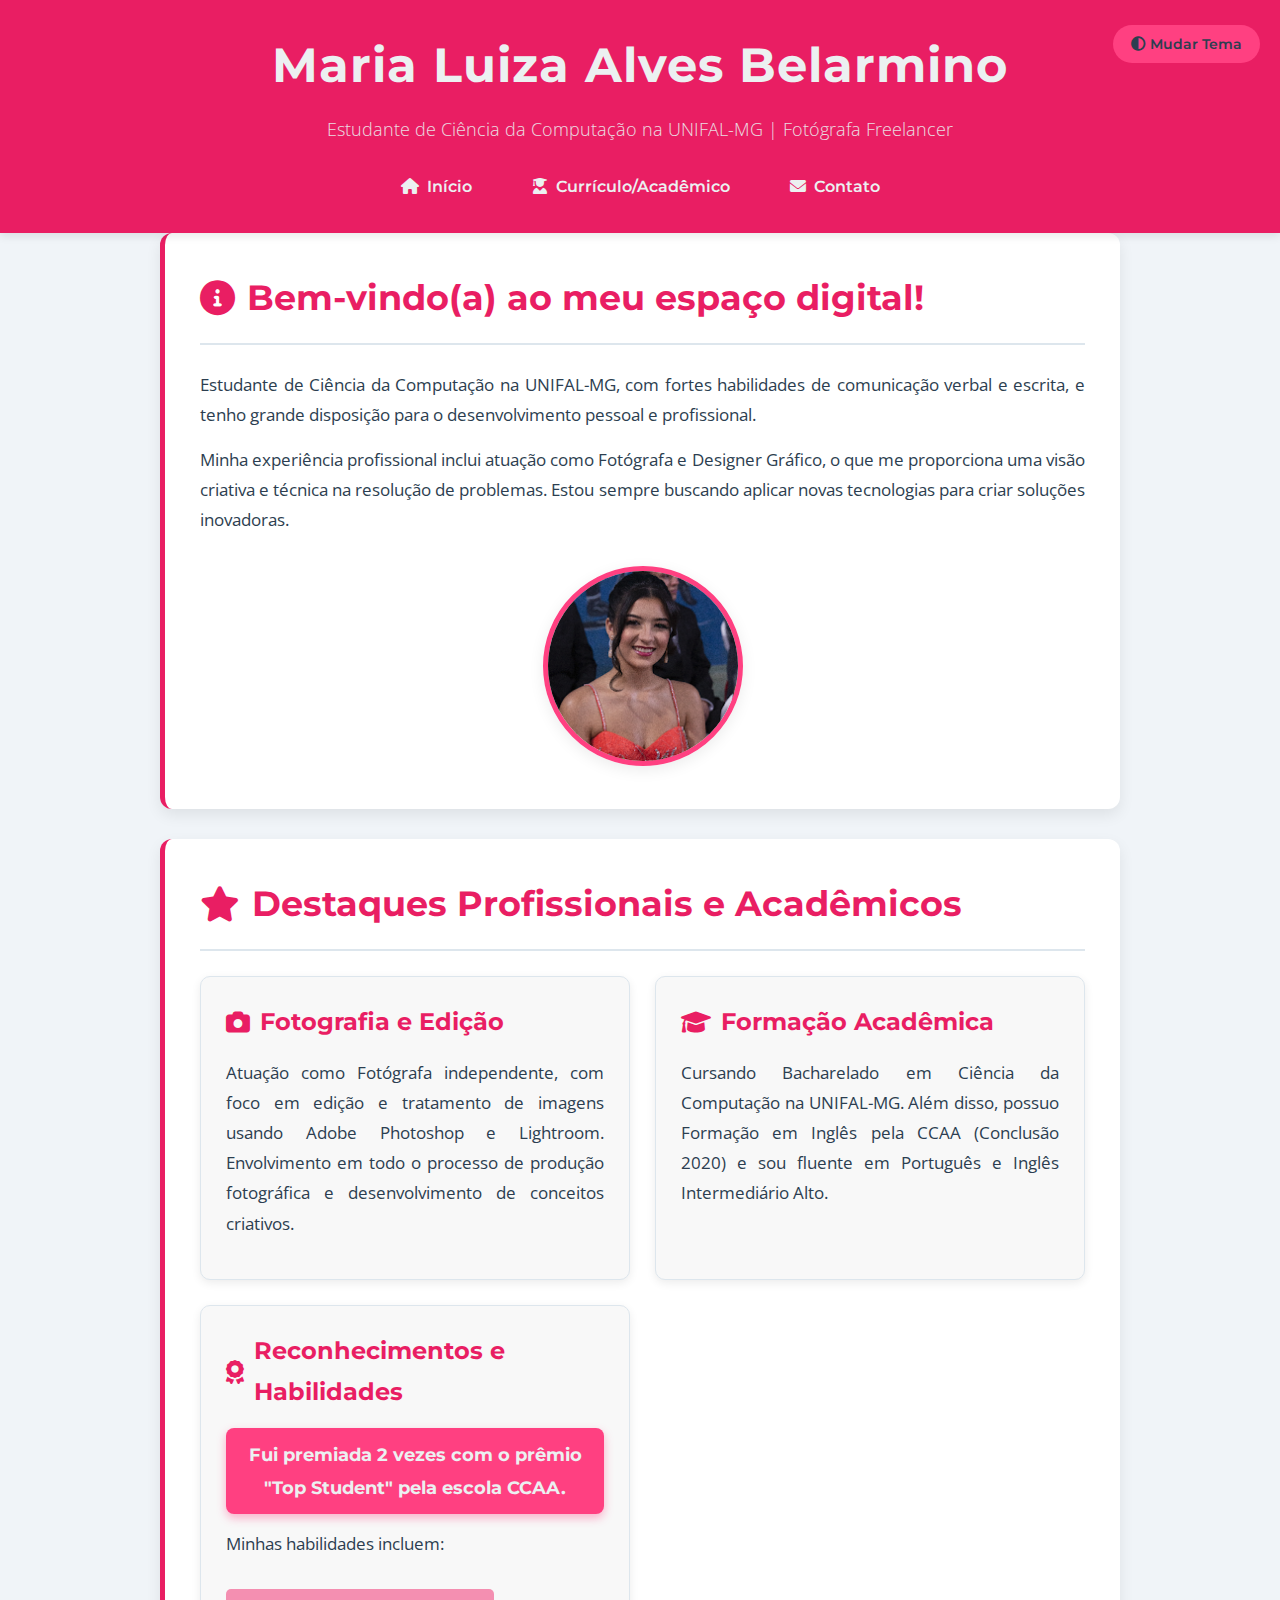
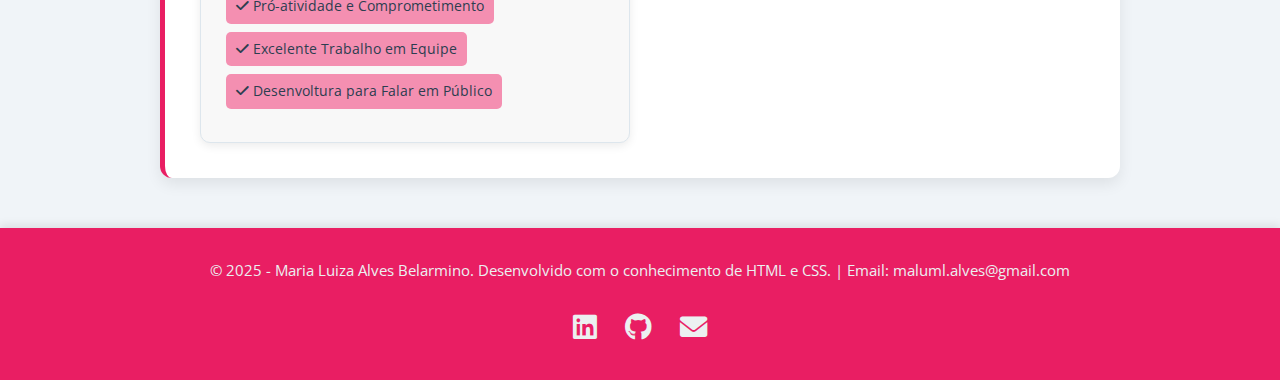
<file: index.html>
<!DOCTYPE html>
<html lang="pt-br">

<head>
    <meta charset="UTF-8">
    <meta name="viewport" content="width=device-width, initial-scale=1.0">
    <title>Meu Site Pessoal - Maria Luiza Alves Belarmino</title>

    <link rel="preconnect" href="https://fonts.googleapis.com">
    <link rel="preconnect" href="https://fonts.gstatic.com" crossorigin>
    <link
        href="https://fonts.googleapis.com/css2?family=Montserrat:wght@400;600;700&family=Open+Sans:wght@300;400;600&display=swap"
        rel="stylesheet">
    <link rel="stylesheet" href="style.css">
    <link rel="stylesheet" href="https://cdnjs.cloudflare.com/ajax/libs/font-awesome/6.0.0-beta3/css/all.min.css">
    <link rel="icon" type="image/png" href="mlab.png"> 
</head>

<body>
    <header>
        <div class="container">
            <h1>Maria Luiza Alves Belarmino</h1>
            <p>Estudante de Ciência da Computação na UNIFAL-MG | Fotógrafa Freelancer</p>
            <nav>
                <ul>
                    <li><a href="index.html"><i class="fas fa-home"></i> Início</a></li>
                    <li><a href="curriculo.html"><i class="fas fa-user-graduate"></i> Currículo/Acadêmico</a></li>
                    <li><a href="contato.html"><i class="fas fa-envelope"></i> Contato</a></li>
                </ul>
            </nav>
            <button id="toggle-dark-mode" class="theme-button"><i class="fas fa-adjust"></i> Mudar Tema</button>
        </div>
    </header>

    <main class="container">
        <section id="sobre" class="card">
            <h2><i class="fas fa-info-circle"></i> Bem-vindo(a) ao meu espaço digital!</h2>
            <p>
                Estudante de Ciência da Computação na UNIFAL-MG, com fortes habilidades de comunicação verbal e
                escrita, e tenho grande disposição para o desenvolvimento pessoal e profissional.
            </p>
            <p>
                Minha experiência profissional inclui atuação como Fotógrafa e Designer Gráfico, o que me proporciona
                uma visão criativa e técnica na resolução de problemas. Estou sempre buscando aplicar novas tecnologias
                para criar soluções inovadoras.
            </p>

            <div class="profile-photo">
                <img src="profile.png" alt="Maria Luiza, estudante da UNIFAL-MG">
            </div>
        </section>

        <section id="destaques" class="card">
            <h2><i class="fas fa-star"></i> Destaques Profissionais e Acadêmicos</h2>
            <div class="project-grid">

                <article class="project-item">
                    <h3><i class="fas fa-camera"></i> Fotografia e Edição</h3>
                    <p>Atuação como Fotógrafa independente, com foco em edição e tratamento de imagens usando Adobe
                        Photoshop e Lightroom. Envolvimento em todo o processo de produção fotográfica e desenvolvimento
                        de conceitos criativos.</p>
                </article>

                <article class="project-item">
                    <h3><i class="fas fa-graduation-cap"></i> Formação Acadêmica</h3>
                    <p>Cursando Bacharelado em Ciência da Computação na UNIFAL-MG. Além disso, possuo Formação em Inglês
                        pela CCAA (Conclusão 2020) e sou fluente em Português e Inglês Intermediário Alto.</p>
                </article>

                <article class="project-item">
                    <h3><i class="fas fa-award"></i> Reconhecimentos e Habilidades</h3>
                    <p>
                        <span class="highlight-award">
                            Fui premiada 2 vezes com o prêmio "Top Student" pela escola CCAA.
                        </span>
                        Minhas habilidades incluem:
                    </p>
                    <ul>
                        <li><i class="fas fa-check"></i> Pró-atividade e Comprometimento</li>
                        <li><i class="fas fa-check"></i> Excelente Trabalho em Equipe</li>
                        <li><i class="fas fa-check"></i> Desenvoltura para Falar em Público</li>
                    </ul>
                </article>
            </div>
        </section>
    </main>

    <footer>
        <div class="container">
            <p>&copy; 2025 - Maria Luiza Alves Belarmino. Desenvolvido com o conhecimento de HTML e CSS. | Email:
                maluml.alves@gmail.com</p>
            <div class="social-links">
                <a href="#" target="_blank" title="LinkedIn"><i class="fab fa-linkedin"></i></a>
                <a href="#" target="_blank" title="GitHub"><i class="fab fa-github"></i></a>
                <a href="mailto:maluml.alves@gmail.com" title="E-mail"><i class="fas fa-envelope"></i></a>
            </div>
        </div>
    </footer>
    <script src="script.js"></script>
</body>

</html>
</file>
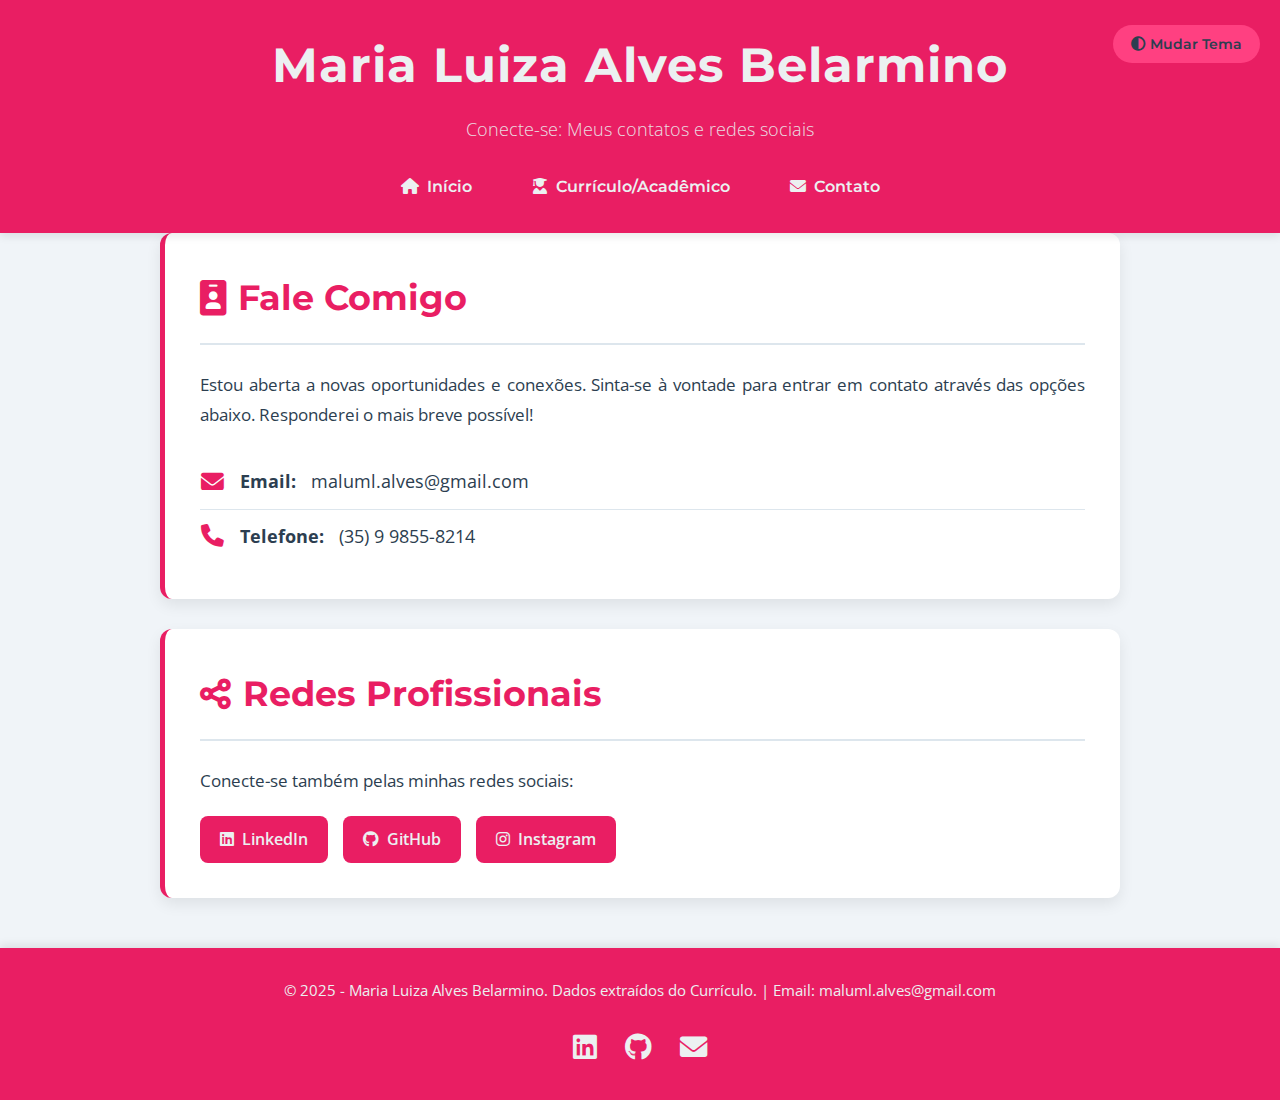
<file: contato.html>
<!DOCTYPE html>
<html lang="pt-br">
<head>
    <meta charset="UTF-8">
    <meta name="viewport" content="width=device-width, initial-scale=1.0"> 
    <title>Contato - Maria Luiza Alves Belarmino</title>
    
    <link rel="preconnect" href="https://fonts.googleapis.com">
    <link rel="preconnect" href="https://fonts.gstatic.com" crossorigin>
    <link href="https://fonts.googleapis.com/css2?family=Montserrat:wght@400;600;700&family=Open+Sans:wght@300;400;600&display=swap" rel="stylesheet">
    <link rel="stylesheet" href="style.css">
    <link rel="stylesheet" href="https://cdnjs.cloudflare.com/ajax/libs/font-awesome/6.0.0-beta3/css/all.min.css">
</head>
<body>
    <header>
        <div class="container">
            <h1>Maria Luiza Alves Belarmino</h1>
            <p>Conecte-se: Meus contatos e redes sociais</p>
            <nav>
                <ul>
                    <li><a href="index.html"><i class="fas fa-home"></i> Início</a></li>
                    <li><a href="curriculo.html"><i class="fas fa-user-graduate"></i> Currículo/Acadêmico</a></li>
                    <li><a href="contato.html"><i class="fas fa-envelope"></i> Contato</a></li>
                </ul>
            </nav>
            <button id="toggle-dark-mode" class="theme-button"><i class="fas fa-adjust"></i> Mudar Tema</button>
        </div>
    </header>

    <main class="container">
        <section id="contato" class="card">
            <h2><i class="fas fa-id-badge"></i> Fale Comigo</h2>
            <p>Estou aberta a novas oportunidades e conexões. Sinta-se à vontade para entrar em contato através das opções abaixo. Responderei o mais breve possível!</p>
            
            <ul class="contact-list">
                <li>
                    <i class="fas fa-envelope"></i> 
                    <strong>Email:</strong> 
                    <a href="mailto:maluml.alves@gmail.com">maluml.alves@gmail.com</a>
                </li>
                <li>
                    <i class="fas fa-phone"></i> 
                    <strong>Telefone:</strong> 
                    <a href="tel:+5535998558214">(35) 9 9855-8214</a>
                </li>

            </ul>
        </section>

        <section id="redes-sociais" class="card">
            <h2><i class="fas fa-share-alt"></i> Redes Profissionais</h2>
            <p>Conecte-se também pelas minhas redes sociais:</p>
            
            <div class="social-links-contact">
                <a href="https://www.linkedin.com/in/maria-luiza-belarmino-135529189/" target="_blank" title="LinkedIn"><i class="fab fa-linkedin"></i> LinkedIn</a>
                <a href="https://github.com/mariabelarmino" target="_blank" title="GitHub"><i class="fab fa-github"></i> GitHub</a>
                <a href="https://www.instagram.com/maluabela" target="_blank" title="Instagram"><i class="fab fa-instagram"></i> Instagram</a>
            </div>
        </section>
    </main>

    <footer>
        <div class="container">
            <p>&copy; 2025 - Maria Luiza Alves Belarmino. Dados extraídos do Currículo. | Email: maluml.alves@gmail.com</p>
            <div class="social-links">
                <a href="#" target="_blank" title="LinkedIn"><i class="fab fa-linkedin"></i></a>
                <a href="#" target="_blank" title="GitHub"><i class="fab fa-github"></i></a>
                <a href="mailto:maluml.alves@gmail.com" title="E-mail"><i class="fas fa-envelope"></i></a>
            </div>
        </div>
    </footer>
    <script src="script.js"></script>
</body>
</html>
</file>
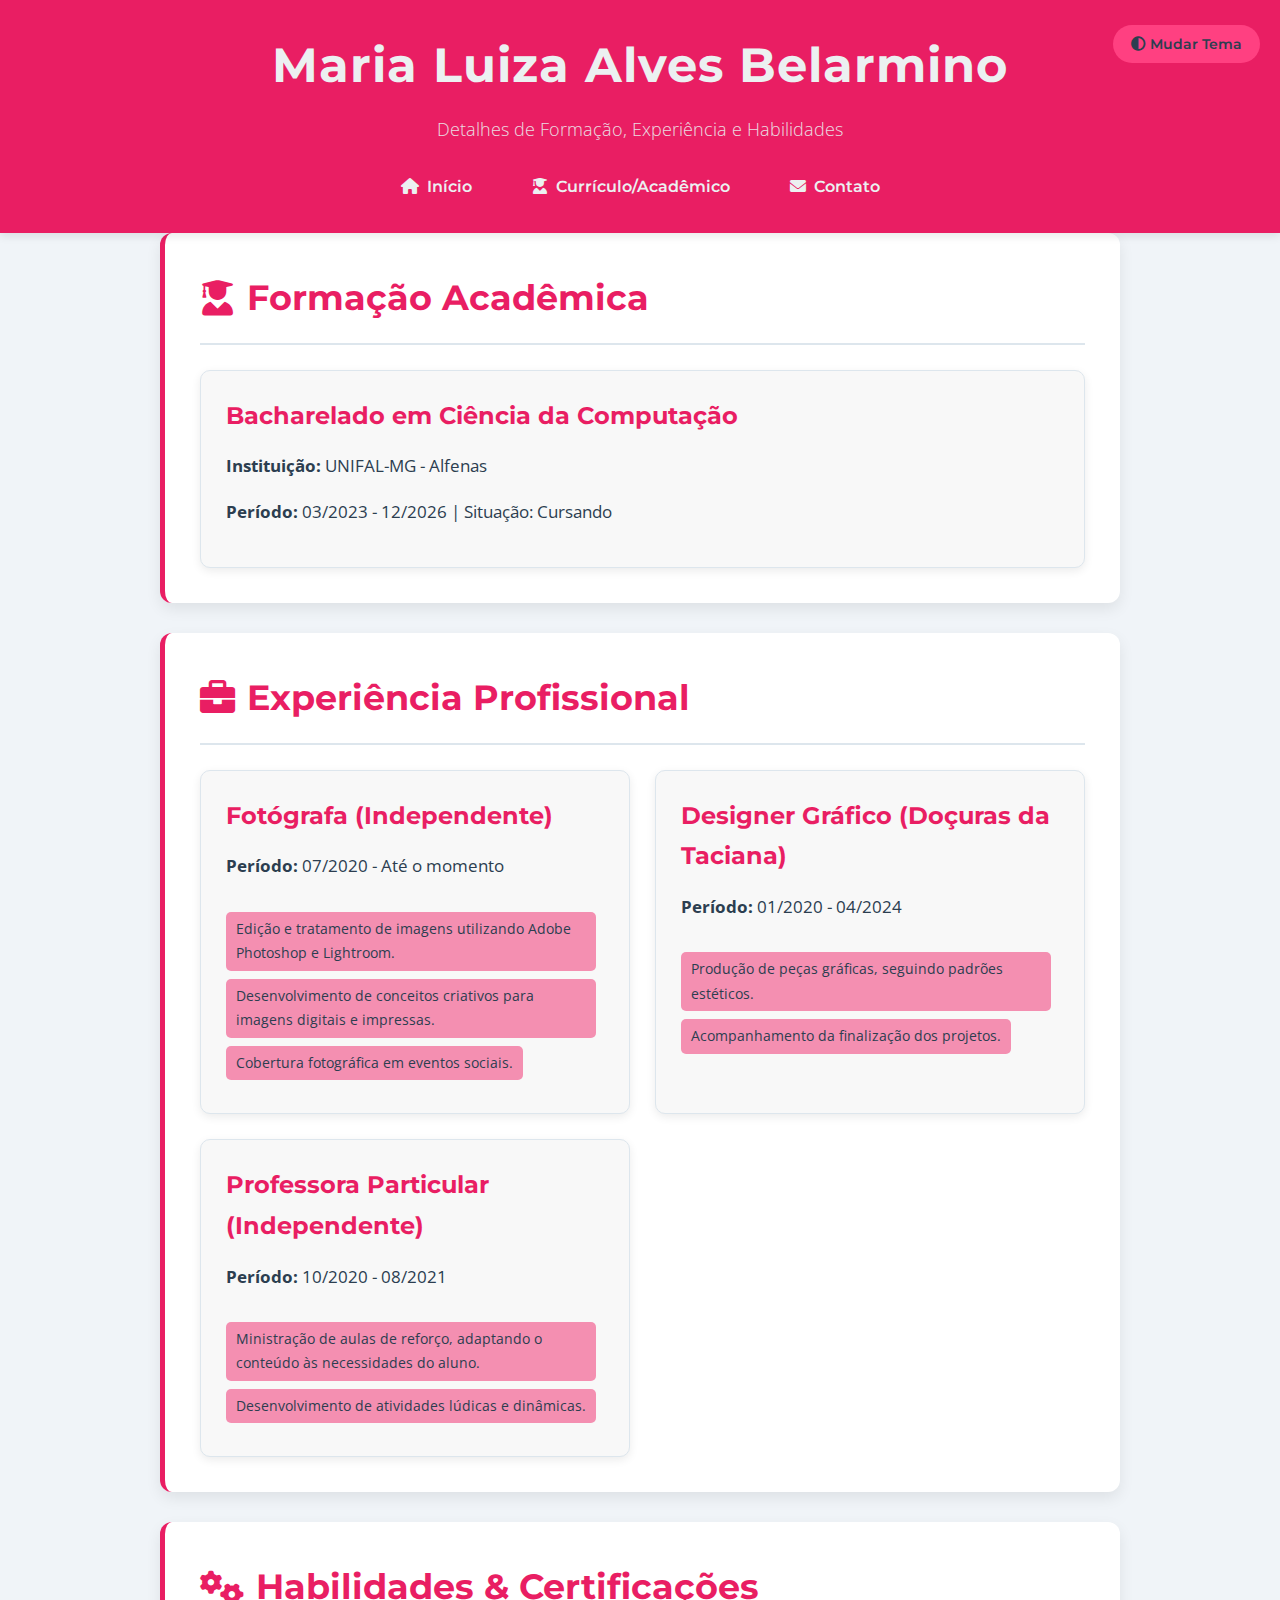
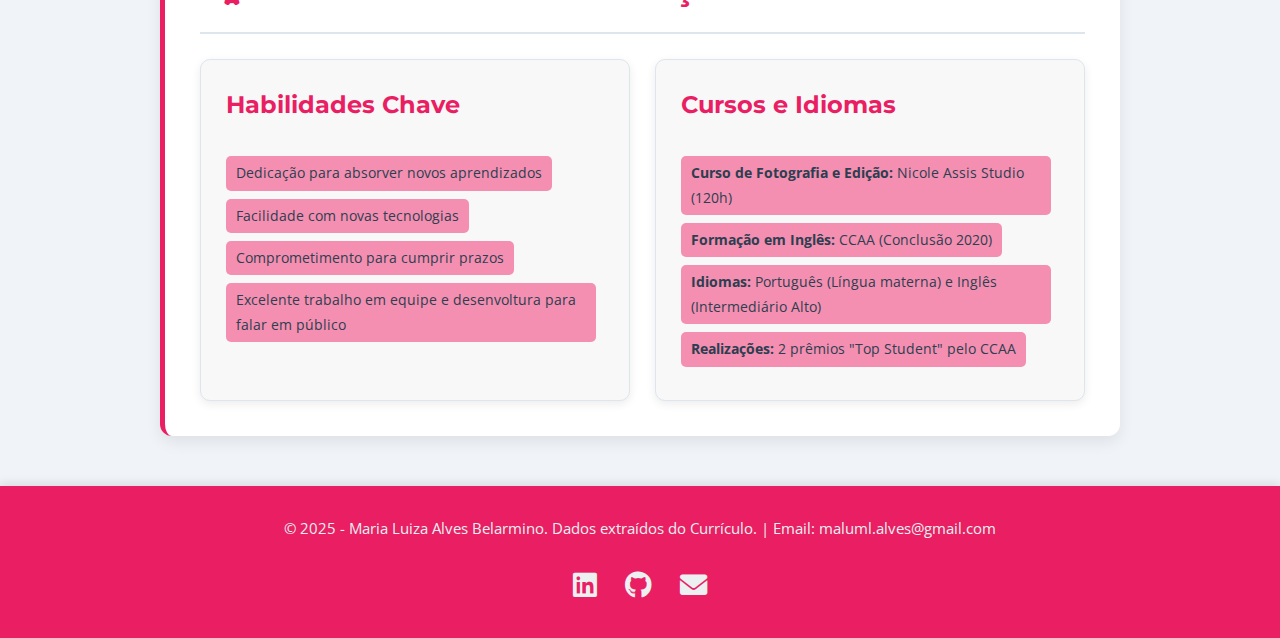
<file: curriculo.html>
<!DOCTYPE html>
<html lang="pt-br">
<head>
    <meta charset="UTF-8">
    <meta name="viewport" content="width=device-width, initial-scale=1.0"> 
    <title>Currículo - Maria Luiza Alves Belarmino</title>
    
    <link rel="preconnect" href="https://fonts.googleapis.com">
    <link rel="preconnect" href="https://fonts.gstatic.com" crossorigin>
    <link href="https://fonts.googleapis.com/css2?family=Montserrat:wght@400;600;700&family=Open+Sans:wght@300;400;600&display=swap" rel="stylesheet">
    <link rel="stylesheet" href="style.css">
    <link rel="stylesheet" href="https://cdnjs.cloudflare.com/ajax/libs/font-awesome/6.0.0-beta3/css/all.min.css">
</head>
<body>
    <header>
        <div class="container">
            <h1>Maria Luiza Alves Belarmino</h1>
            <p>Detalhes de Formação, Experiência e Habilidades</p>
            <nav>
                <ul>
                    <li><a href="index.html"><i class="fas fa-home"></i> Início</a></li>
                    <li><a href="curriculo.html"><i class="fas fa-user-graduate"></i> Currículo/Acadêmico</a></li>
                    <li><a href="contato.html"><i class="fas fa-envelope"></i> Contato</a></li>
                </ul>
            </nav>
            <button id="toggle-dark-mode" class="theme-button"><i class="fas fa-adjust"></i> Mudar Tema</button>
        </div>
    </header>

    <main class="container">
        
        <section id="formacao" class="card">
            <h2><i class="fas fa-user-graduate"></i> Formação Acadêmica</h2>
            <article class="project-item">
                <h3>Bacharelado em Ciência da Computação</h3>
                <p><strong>Instituição:</strong> UNIFAL-MG - Alfenas</p>
                <p><strong>Período:</strong> 03/2023 - 12/2026 | Situação: Cursando</p>
            </article>
        </section>

        <section id="experiencia" class="card">
            <h2><i class="fas fa-briefcase"></i> Experiência Profissional</h2>
            <div class="project-grid">
                
                <article class="project-item">
                    <h3>Fotógrafa (Independente)</h3>
                    <p><strong>Período:</strong> 07/2020 - Até o momento</p>
                    <ul>
                        <li>Edição e tratamento de imagens utilizando Adobe Photoshop e Lightroom.</li>
                        <li>Desenvolvimento de conceitos criativos para imagens digitais e impressas.</li>
                        <li>Cobertura fotográfica em eventos sociais.</li>
                    </ul>
                </article>

                <article class="project-item">
                    <h3>Designer Gráfico (Doçuras da Taciana)</h3>
                    <p><strong>Período:</strong> 01/2020 - 04/2024</p>
                    <ul>
                        <li>Produção de peças gráficas, seguindo padrões estéticos.</li>
                        <li>Acompanhamento da finalização dos projetos.</li>
                    </ul>
                </article>

                <article class="project-item">
                    <h3>Professora Particular (Independente)</h3>
                    <p><strong>Período:</strong> 10/2020 - 08/2021</p>
                    <ul>
                        <li>Ministração de aulas de reforço, adaptando o conteúdo às necessidades do aluno.</li>
                        <li>Desenvolvimento de atividades lúdicas e dinâmicas.</li>
                    </ul>
                </article>
            </div>
        </section>

        <section id="habilidades" class="card">
            <h2><i class="fas fa-cogs"></i> Habilidades & Certificações</h2>
            <div class="project-grid">
                
                <article class="project-item">
                    <h3>Habilidades Chave</h3>
                    <ul>
                        <li>Dedicação para absorver novos aprendizados</li>
                        <li>Facilidade com novas tecnologias</li>
                        <li>Comprometimento para cumprir prazos</li>
                        <li>Excelente trabalho em equipe e desenvoltura para falar em público</li>
                    </ul>
                </article>

                <article class="project-item">
                    <h3>Cursos e Idiomas</h3>
                    <ul>
                        <li><strong>Curso de Fotografia e Edição:</strong> Nicole Assis Studio (120h)</li>
                        <li><strong>Formação em Inglês:</strong> CCAA (Conclusão 2020)</li>
                        <li><strong>Idiomas:</strong> Português (Língua materna) e Inglês (Intermediário Alto)</li>
                        <li><strong>Realizações:</strong> 2 prêmios "Top Student" pelo CCAA</li>
                    </ul>
                </article>
            </div>
        </section>

    </main>

    <footer>
        <div class="container">
            <p>&copy; 2025 - Maria Luiza Alves Belarmino. Dados extraídos do Currículo. | Email: maluml.alves@gmail.com</p>
            <div class="social-links">
                <a href="#" target="_blank" title="LinkedIn"><i class="fab fa-linkedin"></i></a>
                <a href="#" target="_blank" title="GitHub"><i class="fab fa-github"></i></a>
                <a href="mailto:maluml.alves@gmail.com" title="E-mail"><i class="fas fa-envelope"></i></a>
            </div>
        </div>
    </footer>
    <script src="script.js"></script>
</body>
</html>
</file>
<file: style.css>
/* Definição de Variáveis de Cores e Fontes (TEMA ROSA) */
:root {
    --primary-color: #E91E63; /* Magenta Forte (Cabeçalho, Borda de Card) */
    --secondary-color: #F48FB1; /* Rosa Suave (Hover, Fundo de Tags) */
    --accent-color: #FF4081; /* Rosa Vibrante (Destaque, Botões, Borda da Foto) */
    --background-light: #F0F4F8; /* Fundo claro e suave */
    --text-dark: #2C3E50; /* Cinza azulado escuro para texto */
    --text-light: #ECF0F1; /* Cinza claro para texto em fundo escuro */
    --card-background: #FFFFFF;
    --border-color: #DDE6ED;
    --shadow-light: rgba(0, 0, 0, 0.08);

    --font-heading: 'Montserrat', sans-serif;
    --font-body: 'Open Sans', sans-serif;
}

/* --- Modo Escuro (TEMA ROSA) --- */
.dark-mode {
    --primary-color: #880E4F; /* Rosa Escuro/Baga (Fundo Principal) */
    --secondary-color: #AD1457; /* Rosa Escuro Muted (Tags e Destaques Secundários) */
    --accent-color: #FF4081; /* Rosa Vibrante (Destaque) */
    --background-light: #2C3E50; /* Fundo escuro */
    --text-dark: #ECF0F1; /* TEXTO CLARO */
    --text-light: #2C3E50; /* Cor escura em elementos claros (se houver) */
    --card-background: #34495E;
    --border-color: #4A6572;
    --shadow-light: rgba(0, 0, 0, 0.4);
}

/* Estilos Globais e Reset */
* {
    margin: 0;
    padding: 0;
    box-sizing: border-box;
}

body {
    font-family: var(--font-body);
    line-height: 1.7;
    color: var(--text-dark);
    background-color: var(--background-light);
    transition: background-color 0.3s ease, color 0.3s ease;
}

/* Container para centralizar o conteúdo */
.container {
    max-width: 1000px;
    margin: 0 auto;
    padding: 0 20px;
}

/* Cabeçalho */
header {
    background-color: var(--primary-color);
    color: var(--text-light);
    padding: 25px 0;
    text-align: center;
    box-shadow: 0 4px 8px var(--shadow-light);
    position: relative;
}

header h1 {
    font-family: var(--font-heading);
    font-size: 3em;
    margin-bottom: 8px;
    letter-spacing: 1px;
}

header p {
    font-size: 1.1em;
    font-weight: 300;
    margin-bottom: 20px;
    opacity: 0.9;
}

/* Navegação */
nav ul {
    list-style: none;
    display: flex;
    justify-content: center;
    gap: 30px;
    flex-wrap: wrap;
}

nav ul li a {
    color: var(--text-light);
    text-decoration: none;
    font-family: var(--font-heading);
    font-weight: 600;
    padding: 8px 15px;
    border-radius: 25px;
    transition: background-color 0.3s ease, transform 0.2s ease;
    display: flex;
    align-items: center;
    gap: 8px;
}

nav ul li a:hover {
    background-color: var(--secondary-color);
    transform: translateY(-2px);
}

/* Botão de Tema */
.theme-button {
    background-color: var(--accent-color);
    color: var(--text-dark);
    border: none;
    padding: 10px 18px;
    border-radius: 25px;
    cursor: pointer;
    font-family: var(--font-heading);
    font-weight: 600;
    font-size: 0.9em;
    position: absolute;
    top: 25px;
    right: 20px;
    display: flex;
    align-items: center;
    gap: 5px;
    transition: background-color 0.3s ease, transform 0.2s ease, color 0.3s ease;
}

.theme-button:hover {
    background-color: #CC3366; /* Corrigido: Tom mais escuro do rosa para o hover */
    transform: scale(1.05);
}

.dark-mode .theme-button {
    background-color: var(--text-dark); 
    color: var(--accent-color);
}
.dark-mode .theme-button:hover {
    background-color: #202A35; /* Corrigido: Tom mais escuro do fundo escuro para o hover */
}


/* Main Content & Cards */
main {
    padding: 40px 0;
}

/* ... (Outras regras de .card e .card h2) ... */

.card p {
    margin-bottom: 15px;
    font-size: 1.05em;
    line-height: 1.8;
    /* --- REGRA ADICIONADA/MODIFICADA AQUI --- */
    text-align: justify; 
    /* -------------------------------------- */
}

/* ... (Outras regras do projeto-grid) ... */

.project-item p {
    /* --- REGRA ADICIONADA/MODIFICADA AQUI --- */
    text-align: justify;
    /* -------------------------------------- */
}

.card {
    background-color: var(--card-background);
    padding: 35px;
    margin-bottom: 30px;
    border-radius: 12px;
    box-shadow: 0 6px 15px var(--shadow-light);
    border-left: 5px solid var(--primary-color);
    transition: background-color 0.3s ease, box-shadow 0.3s ease, border-color 0.3s ease;
}

.card h2 {
    font-family: var(--font-heading);
    font-size: 2.2em;
    color: var(--primary-color);
    margin-bottom: 25px;
    padding-bottom: 15px;
    border-bottom: 2px solid var(--border-color);
    display: flex;
    align-items: center;
    gap: 12px;
}

.card p {
    margin-bottom: 15px;
    font-size: 1.05em;
    line-height: 1.8;
}

/* Fotos de Perfil (na seção "Sobre") */
.profile-photo {
    text-align: center;
    margin-top: 30px;
}

.profile-photo img {
    width: 200px;
    height: 200px;
    object-fit: cover;
    border-radius: 50%;
    /* Removido o anel de box-shadow e mantida apenas a borda de destaque: */
    border: 5px solid var(--accent-color); 
    box-shadow: 0 4px 15px var(--shadow-light); /* Sombra suave, sem o anel duplo */
    transition: border-color 0.3s ease, box-shadow 0.3s ease;
}

.profile-photo figcaption {
    margin-top: 15px;
    font-style: italic;
    color: #666; /* Cor cinza padrão */
    font-size: 0.95em;
    transition: color 0.3s ease;
    /* Garante que a legenda não tenha nenhuma borda ou anel */
    border: none;
    box-shadow: none; 
}
/* No Dark Mode, garante que a legenda tenha a cor de texto correta */
.dark-mode .profile-photo figcaption {
    color: #CCC;
}
/* Grid de Projetos */
.project-grid {
    display: grid;
    grid-template-columns: repeat(auto-fit, minmax(300px, 1fr));
    gap: 25px;
    margin-top: 20px;
}

.project-item {
    background-color: #F8F8F8;
    padding: 25px;
    border-radius: 10px;
    border: 1px solid var(--border-color);
    box-shadow: 0 3px 10px var(--shadow-light);
    transition: transform 0.2s ease, box-shadow 0.2s ease, background-color 0.3s ease;
    display: flex;
    flex-direction: column;
}

.dark-mode .project-item {
    background-color: #4A6572;
    border-color: #607D8B;
}

.project-item:hover {
    transform: translateY(-5px);
    box-shadow: 0 8px 20px var(--shadow-light);
}

.project-item h3 {
    font-family: var(--font-heading);
    font-size: 1.5em;
    color: var(--primary-color);
    margin-bottom: 15px;
    display: flex;
    align-items: center;
    gap: 10px;
}

.project-item ul {
    list-style: none;
    margin-left: 0;
    padding-left: 0;
    margin-top: 15px;
}

.project-item ul li {
    background-color: var(--secondary-color);
    /* Correção de Contraste: Texto escuro no fundo claro das tags (Light Mode) */
    color: var(--text-dark); 
    padding: 5px 10px;
    margin-bottom: 8px;
    border-radius: 5px;
    font-size: 0.9em;
    display: inline-block;
    margin-right: 8px;
}

.dark-mode .project-item ul li {
    background-color: var(--secondary-color); /* Rosa escuro/Muted */
}

.project-item figure {
    margin-top: 20px;
    text-align: center;
}

.project-item figure img {
    max-width: 100%;
    border-radius: 8px;
    box-shadow: 0 4px 10px var(--shadow-light);
}

.project-item figcaption {
    margin-top: 10px;
    font-size: 0.9em;
    color: #777;
    transition: color 0.3s ease;
}


/* Rodapé */
footer {
    background-color: var(--primary-color);
    color: var(--text-light);
    text-align: center;
    padding: 30px 0;
    margin-top: 50px;
    box-shadow: 0 -4px 8px var(--shadow-light);
    font-size: 0.95em;
}

footer .social-links {
    margin-top: 20px;
}

footer .social-links a {
    color: var(--text-light);
    font-size: 1.8em;
    margin: 0 12px;
    transition: color 0.3s ease, transform 0.2s ease;
}

footer .social-links a:hover {
    color: var(--accent-color);
    transform: translateY(-3px);
}

/* --- CORREÇÃO DO MODO ESCURO (Legibilidade Garantida) --- */

/* 1. Regra FORTE para herdar a cor CLARA em TODO texto que não for link */
.dark-mode,
.dark-mode * {
    color: var(--text-dark);
}

/* 2. Reverte a cor para títulos e links que devem ter cores de destaque */
.dark-mode .card h2 {
    color: var(--accent-color); /* Rosa Vibrante */
}

.dark-mode .project-item h3 {
    color: var(--secondary-color); /* Rosa Escuro Muted */
}

/* Links em geral (para que se destaquem no fundo escuro) */
.dark-mode a:not(.theme-button, nav a) {
    color: #D81B60; /* Rosa/Magenta Brilhante para Links */
}

/* Links da navegação e títulos do cabeçalho */
.dark-mode nav ul li a,
.dark-mode header h1,
.dark-mode header p {
    color: var(--text-dark); /* Cor clara */
}

/* Itens da lista (Tags pílulas) - Texto claro em fundo escuro */
.dark-mode .project-item ul li {
    background-color: var(--secondary-color);
    color: var(--text-dark) !important; /* Cor clara forçada para contraste */
}

/* --- Responsividade Básica --- */
@media (max-width: 768px) {
    header h1 {
        font-size: 2.2em;
    }

    header p {
        font-size: 1em;
    }

    nav ul {
        flex-direction: column;
        gap: 10px;
        margin-top: 15px;
    }

    nav ul li a {
        padding: 6px 12px;
    }

    .theme-button {
        position: static;
        margin-top: 20px;
        display: block;
        width: fit-content;
        margin-left: auto;
        margin-right: auto;
    }

    .card {
        padding: 25px;
        margin-bottom: 25px;
    }

    .card h2 {
        font-size: 1.8em;
        flex-direction: column;
        align-items: flex-start;
        gap: 8px;
    }

    .profile-photo img {
        width: 150px;
        height: 150px;
    }

    .project-grid {
        grid-template-columns: 1fr;
    }

    .project-item {
        padding: 20px;
    }
}

@media (max-width: 480px) {
    header h1 {
        font-size: 1.8em;
    }
    header p {
        font-size: 0.9em;
    }
    .card h2 {
        font-size: 1.5em;
    }
    footer .social-links a {
        font-size: 1.5em;
    }
}

/* --- Estilo Específico para a Página de Contato --- */

/* Estiliza a lista de informações de contato */
.contact-list {
    list-style: none;
    padding: 0;
    margin-top: 25px;
}

.contact-list li {
    font-size: 1.1em;
    padding: 12px 0;
    border-bottom: 1px solid var(--border-color);
    display: flex;
    align-items: center;
    gap: 15px;
    transition: background-color 0.3s ease;
}

.contact-list li:last-child {
    border-bottom: none;
}

.contact-list li i {
    color: var(--primary-color);
    font-size: 1.3em;
    width: 25px; /* Garante que os ícones fiquem alinhados */
    text-align: center;
}

.contact-list li a {
    color: var(--text-dark); /* Cor escura no modo claro */
    text-decoration: none;
    transition: color 0.3s ease;
}

.contact-list li a:hover {
    color: var(--accent-color);
    text-decoration: underline;
}

/* Links de Redes Sociais no Card de Contato */
.social-links-contact {
    display: flex;
    flex-wrap: wrap;
    gap: 15px;
    margin-top: 20px;
}

.social-links-contact a {
    background-color: var(--primary-color);
    color: var(--text-light);
    text-decoration: none;
    padding: 10px 20px;
    border-radius: 8px;
    font-weight: 600;
    display: flex;
    align-items: center;
    gap: 8px;
    transition: background-color 0.3s ease, transform 0.2s ease;
}

.social-links-contact a:hover {
    background-color: var(--accent-color);
    color: var(--text-dark);
    transform: translateY(-2px);
}

/* Ajustes de Tema Escuro para Contato */
.dark-mode .contact-list li i {
    color: var(--accent-color);
}

.dark-mode .contact-list li a {
    color: var(--text-dark); /* Cor clara no modo escuro */
}
.dark-mode .contact-list li a:hover {
    color: var(--accent-color);
}

/* --- Estilo para Destaque de Premiações (Top Student) --- */

.highlight-award {
    display: block; /* Ocupa a largura total para ter um bloco de fundo */
    font-weight: 700;
    font-family: var(--font-heading);
    font-size: 1.1em;
    
    color: var(--text-light); /* Texto claro para fundo colorido */
    background-color: var(--accent-color); /* Rosa vibrante */
    
    padding: 10px 15px;
    margin-bottom: 15px; /* Espaço após o destaque */
    border-radius: 8px;
    
    /* Sombra sutil para dar profundidade */
    box-shadow: 0 4px 10px rgba(255, 64, 129, 0.4); 
    text-align: center; /* Centraliza o texto no bloco */
}

/* Ajuste para o Modo Escuro */
.dark-mode .highlight-award {
    background-color: var(--accent-color); /* Mantém o rosa vibrante */
    color: var(--text-dark) !important; /* Cor clara/branca forçada no modo escuro */
    box-shadow: 0 4px 10px rgba(255, 64, 129, 0.8); /* Sombra mais forte no escuro */
}
</file>
